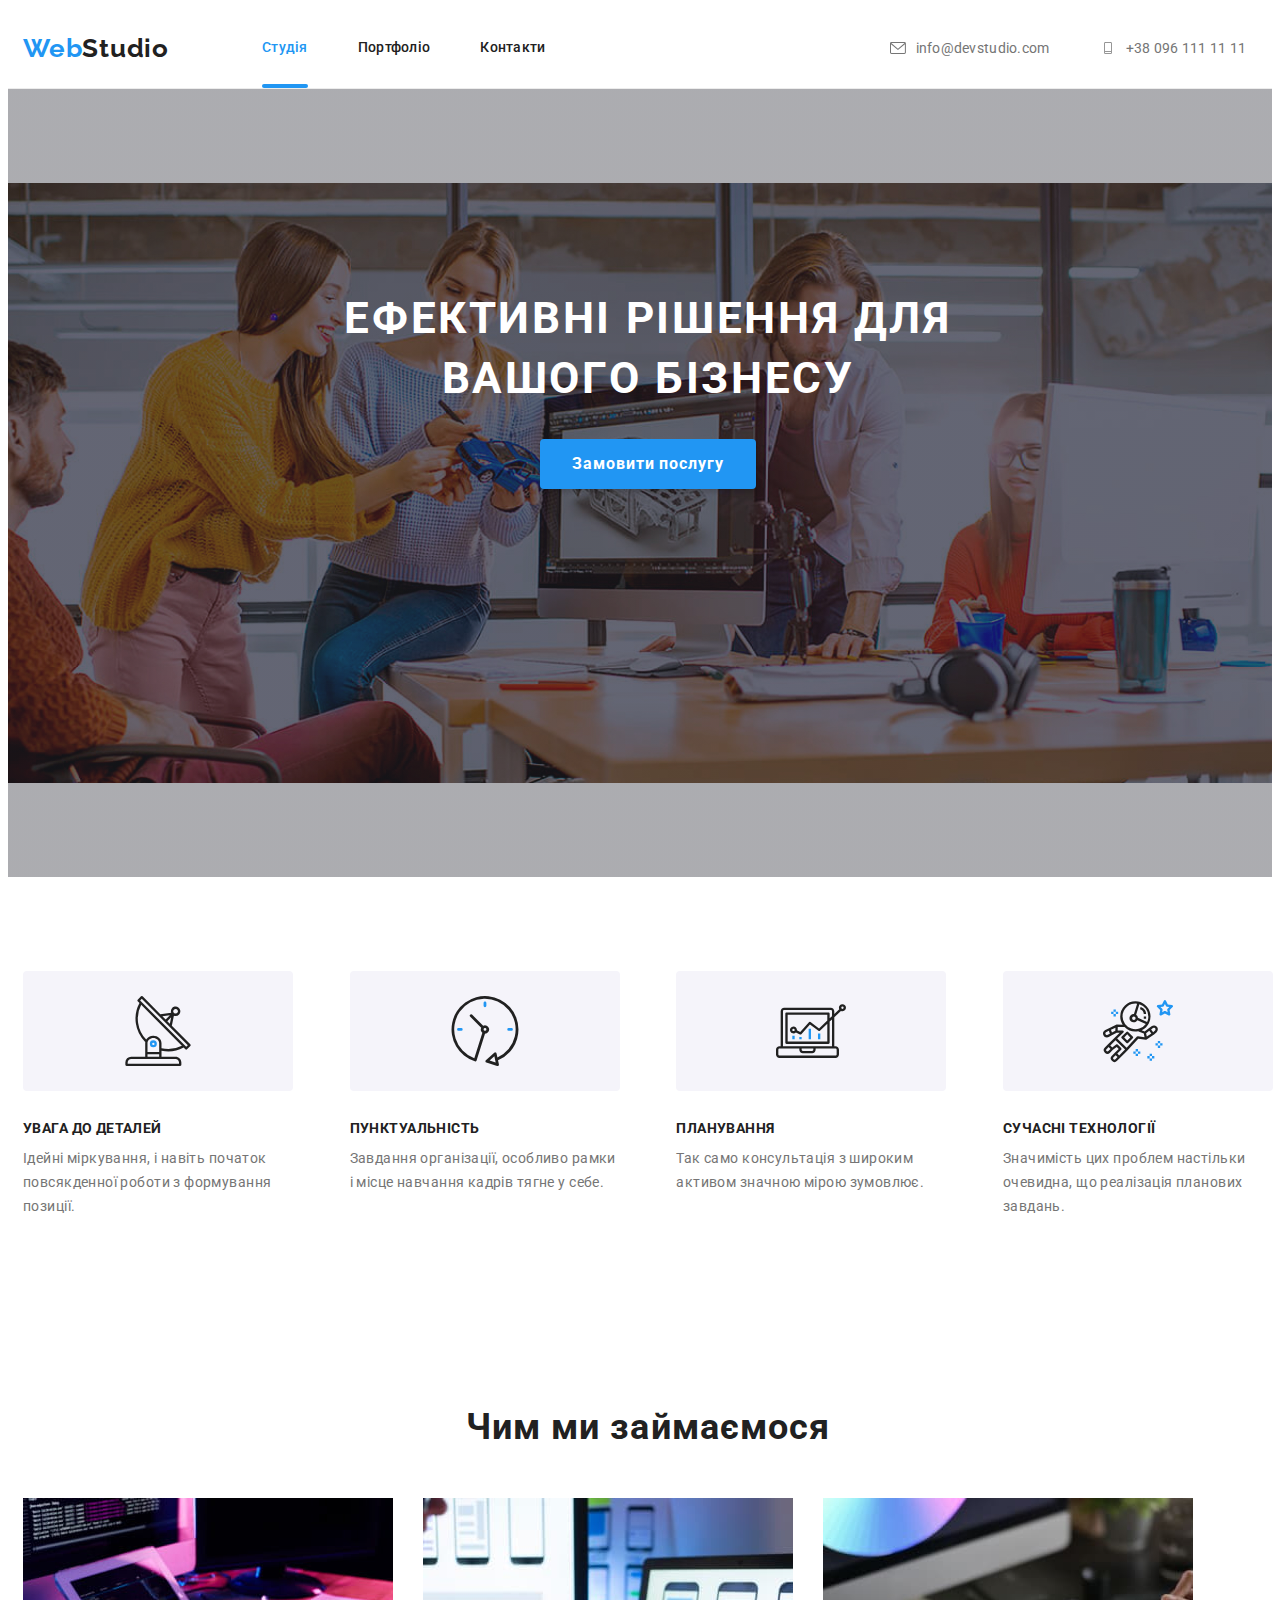
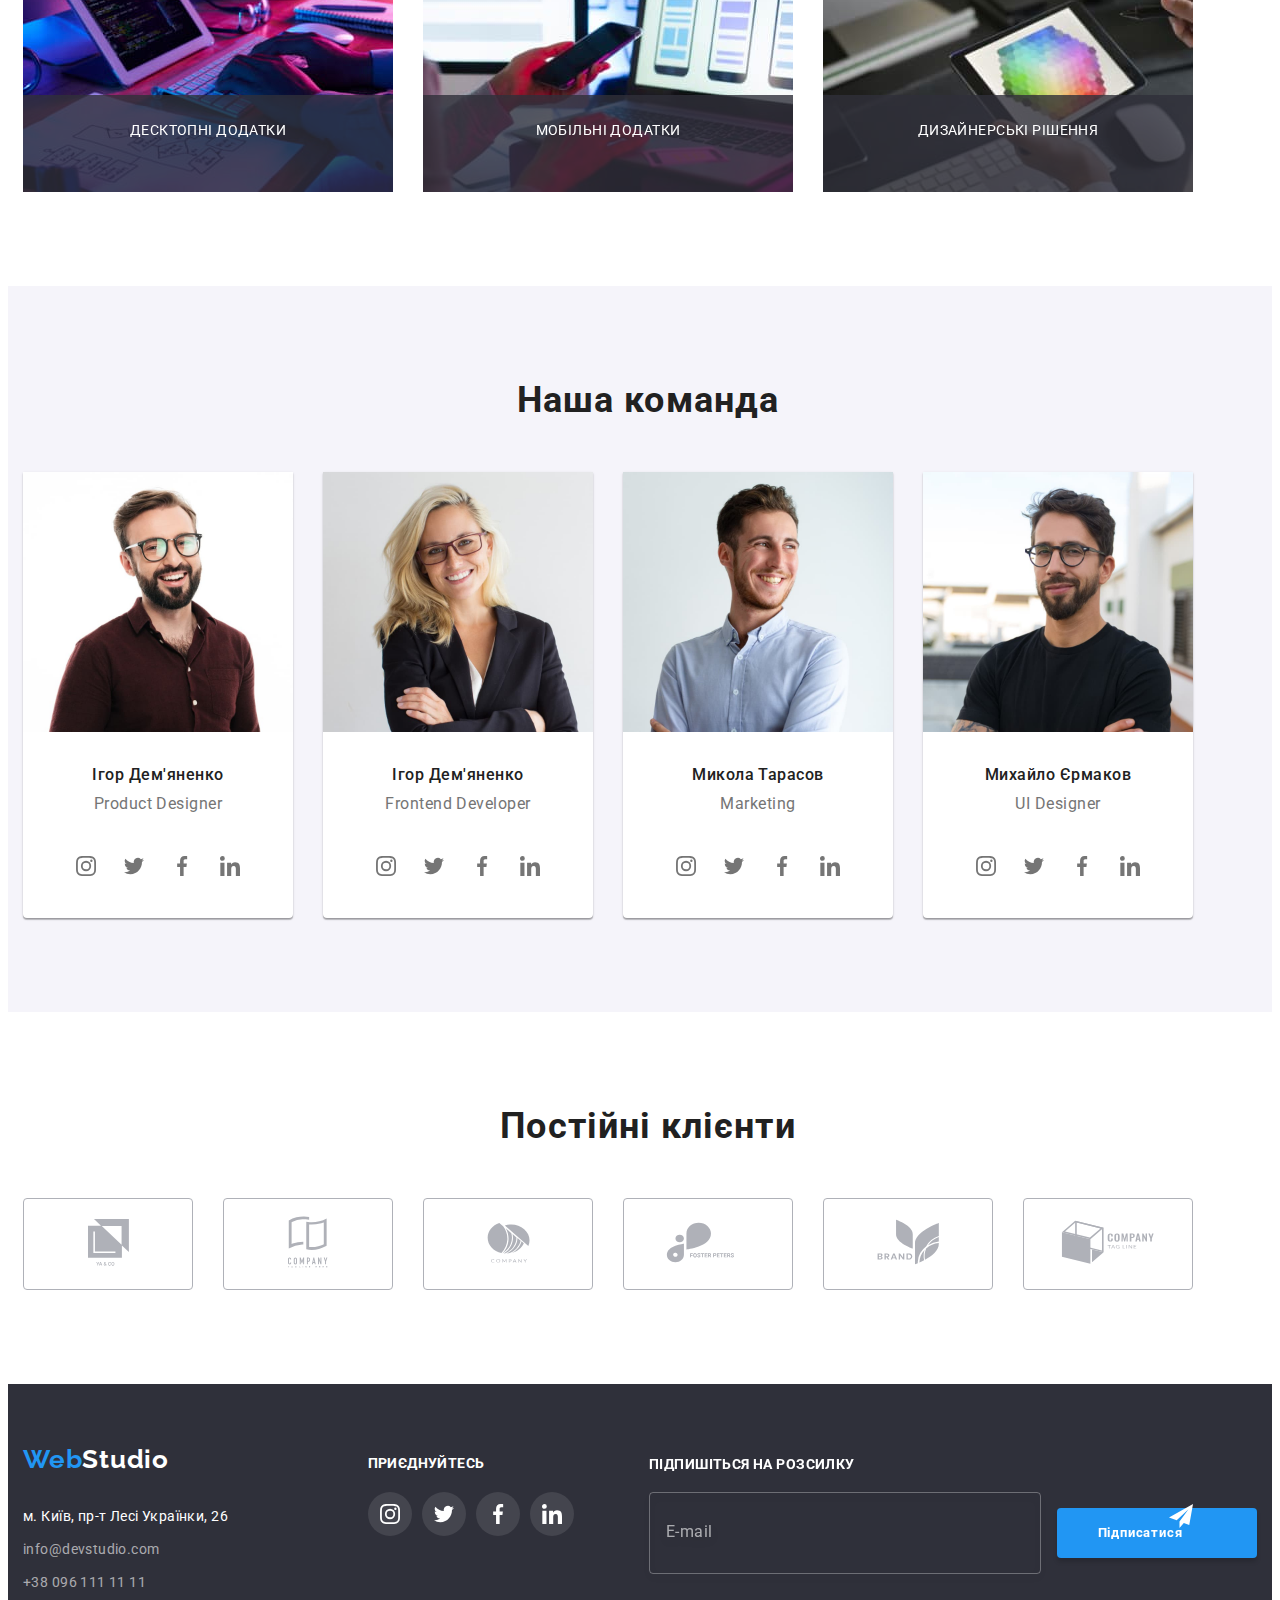
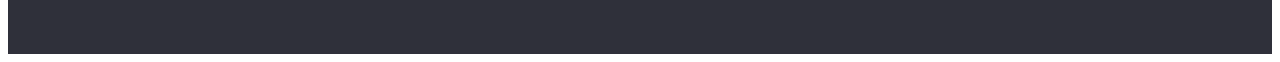
<file: index.html>
<!DOCTYPE html>
<html lang="uk">
  <head>
    <meta charset="UTF-8" />
    <meta http-equiv="X-UA-Compatible" content="IE=edge" />
    <meta name="viewport" content="width=device-width, initial-scale=1.0" />
    <title>WebStudio</title>
    <link
      rel="stylesheet"
      href="https://cdnjs.cloudflare.com/ajax/libs/modern-normalize/1.1.0/modern-normalize.min.css"
      integrity="sha512-wpPYUAdjBVSE4KJnH1VR1HeZfpl1ub8YT/NKx4PuQ5NmX2tKuGu6U/JRp5y+Y8XG2tV+wKQpNHVUX03MfMFn9Q=="
      crossorigin="anonymous"
      referrerpolicy="no-referrer"
    />
    <link rel="stylesheet" href="./css/main.min.css" />
    <link rel="preconnect" href="https://fonts.googleapis.com" />
    <link rel="preconnect" href="https://fonts.gstatic.com" crossorigin />
    <link
      href="https://fonts.googleapis.com/css2?family=Raleway:wght@700&family=Roboto:wght@400;500;700;900&display=swap"
      rel="stylesheet"
    />
  </head>
  <body>
    <!----------------- HEADER ----------------------->
    <header class="header">
      <nav class="container header__nav">
        <a class="header__logo logo" href="#"
          >Web<span class="header__logo--color">Studio</span></a
        >
        <ul class="site-nav__list list">
          <li class="site-nav__item">
            <a
              href="./index.html"
              class="site-nav__link site-nav__link--current"
              >Студія</a
            >
          </li>
          <li class="site-nav__item">
            <a href="./portfolio.html" class="site-nav__link">Портфоліо</a>
          </li>
          <li class="site-nav__item">
            <a href="./contacts.html" class="site-nav__link">Контакти</a>
          </li>
        </ul>
        <ul class="auth-nav__list list">
          <li class="auth-nav__item">
            <a class="auth-nav__link" href="mailto:info@devstudio.com">
              <svg class="auth-nav__icon" width="16px" height="12px">
                <use href="./images/icons.svg#icon-mail"></use>
              </svg>
              info@devstudio.com</a
            >
          </li>
          <li class="auth-nav__item">
            <a class="auth-nav__link" href="tel:+380961111111">
              <svg class="auth-nav__icon" width="10px" height="16px">
                <use href="./images/icons.svg#icon-phone"></use>
              </svg>
              +38 096 111 11 11</a
            >
          </li>
        </ul>
      </nav>
    </header>
    <main>
      <!----------------- HERO ------------------------>
      <section class="hero section">
        <div class="container">
          <div>
            <h1 class="hero__title">Ефективні рішення для вашого бізнесу</h1>
            <button class="hero__button" type="button" data-modal-open>
              Замовити послугу
            </button>
          </div>
          <div class="backdrop is-hidden" data-modal>
            <div class="modal">
              <div class="topic-options">
                <h2 class="topic-options__title">
                  Заліште свої дані, ми вам передзвонимо
                </h2>
                <label class="topic-options__label">
                  Ім'я
                  <input type="text" name="name" class="topic-options__input" />
                  <svg class="topic-options__icon" width="12px" height="12px">
                    <use href="./images/icons.svg#icon-name"></use>
                  </svg>
                </label>

                <label class="topic-options__label">
                  Телефон
                  <input
                    type="text"
                    name="phone"
                    class="topic-options__input"
                  />
                  <svg class="topic-options__icon" width="13px" height="13px">
                    <use href="./images/icons.svg#icon-phone2"></use>
                  </svg>
                </label>

                <label class="topic-options__label">
                  Пошта
                  <input
                    type="text"
                    name="email"
                    class="topic-options__input"
                  />
                  <svg class="topic-options__icon" width="15px" height="12px">
                    <use href="./images/icons.svg#icon-mail2"></use>
                  </svg>
                </label>

                <label class="topic-options__label">
                  Коментар
                  <textarea
                    class="topic-options__input topic-options__textarea"
                    name="comment"
                    id="comment"
                    placeholder="Введіть текст"
                  ></textarea>
                </label>

                <label class="checkbox__label">
                  <input
                    class="checkbox__input"
                    type="checkbox"
                    name="checkbox"
                  />
                  <span class="checkbox__icon"></span>
                  Погоджуюсь з розсилкою та приймаю
                  <a class="checkbox__link" href="#">Умови договору</a></label
                >
                <div class="topic-options__button">
                  <button type="submit" class="topic-options__send">
                    Відправити
                  </button>
                </div>
              </div>
              <button class="topic-options__close-btn" data-modal-close>
                <svg
                  class="topic-options__icon-close"
                  width="11px"
                  height="11px"
                >
                  <use href="./images/icons.svg#icon-cross"></use>
                </svg>
              </button>
            </div>
          </div>
        </div>
      </section>

      <!----------------- FEATURES ----------------------->
      <section class="features section">
        <div class="container">
          <h2 class="features__title--hidden">особливості</h2>

          <ul class="features__list">
            <li class="features__item">
              <div class="features__icon">
                <svg width="70px" height="70px">
                  <use href="./images/icons.svg#icon-antenna"></use>
                </svg>
              </div>
              <h3 class="features__title">УВАГА ДО ДЕТАЛЕЙ</h3>
              <p class="features__text">
                Ідейні міркування, і навіть початок повсякденної роботи з
                формування позиції.
              </p>
            </li>
            <li class="features__item">
              <div class="features__icon">
                <svg width="70px" height="70px">
                  <use href="./images/icons.svg#icon-clock"></use>
                </svg>
              </div>
              <h3 class="features__title">ПУНКТУАЛЬНІСТЬ</h3>
              <p class="features__text">
                Завдання організації, особливо рамки і місце навчання кадрів
                тягне у себе.
              </p>
            </li>
            <li class="features__item">
              <div class="features__icon">
                <svg width="70px" height="70px">
                  <use href="./images/icons.svg#icon-diagram"></use>
                </svg>
              </div>
              <h3 class="features__title">ПЛАНУВАННЯ</h3>
              <p class="features__text">
                Так само консультація з широким активом значною мірою зумовлює.
              </p>
            </li>
            <li class="features__item">
              <div class="features__icon">
                <svg width="70px" height="70px">
                  <use href="./images/icons.svg#icon-astronaut"></use>
                </svg>
              </div>
              <h3 class="features__title">СУЧАСНІ ТЕХНОЛОГІЇ</h3>
              <p class="features__text">
                Значимість цих проблем настільки очевидна, що реалізація
                планових завдань.
              </p>
            </li>
          </ul>
        </div>
      </section>

      <!----------------- WHAT WE DO --------------------->
      <section class="work section">
        <div class="container">
          <h2 class="work__title">Чим ми займаємося</h2>
          <ul class="work__list">
            <li class="work__item">
              <img src="./images/box_1.jpg" alt="планшет" width="370" />
              <p class="work__text">Десктопні додатки</p>
            </li>
            <li class="work__item">
              <img src="./images/box_2.jpg" alt="ноутбук" width="370" />
              <p class="work__text">Мобільні додатки</p>
            </li>
            <li class="work__item">
              <img src="./images/box_3.jpg" alt="айпад" width="370" />
              <p class="work__text">Дизайнерські рішення</p>
            </li>
          </ul>
        </div>
      </section>

      <!----------------- OUR TEAM ----------------------->
      <section class="team section">
        <div class="container">
          <h2 class="team__title">Наша команда</h2>
          <ul class="team__list">
            <li class="team__item">
              <img src="./images/img_1.jpg" alt="чоловік" width="270" />
              <h3 class="team__name">Ігор Дем'яненко</h3>
              <p class="team__profession">Product Designer</p>
              <div class="social-link">
                <button class="social-link__button">
                  <svg class="social-link__icon">
                    <use href="./images/icons.svg#icon-instagram"></use>
                  </svg>
                </button>
                <button class="social-link__button">
                  <svg class="social-link__icon">
                    <use href="./images/icons.svg#icon-twitter"></use>
                  </svg>
                </button>
                <button class="social-link__button">
                  <svg class="social-link__icon">
                    <use href="./images/icons.svg#icon-facebook"></use>
                  </svg>
                </button>
                <button class="social-link__button">
                  <svg class="social-link__icon">
                    <use href="./images/icons.svg#icon-linkedin"></use>
                  </svg>
                </button>
              </div>
            </li>
            <li class="team__item">
              <img src="./images/img_2.jpg" alt="жінка" width="270" />
              <h3 class="team__name">Ігор Дем'яненко</h3>
              <p class="team__profession">Frontend Developer</p>
              <div>
                <button class="social-link__button">
                  <svg class="social-link__icon">
                    <use href="./images/icons.svg#icon-instagram"></use>
                  </svg>
                </button>
                <button class="social-link__button">
                  <svg class="social-link__icon">
                    <use href="./images/icons.svg#icon-twitter"></use>
                  </svg>
                </button>
                <button class="social-link__button">
                  <svg class="social-link__icon">
                    <use href="./images/icons.svg#icon-facebook"></use>
                  </svg>
                </button>
                <button class="social-link__button">
                  <svg class="social-link__icon">
                    <use href="./images/icons.svg#icon-linkedin"></use>
                  </svg>
                </button>
              </div>
            </li>
            <li class="team__item">
              <img src="./images/img_3.jpg" alt="чоловік" width="270" />
              <h3 class="team__name">Микола Тарасов</h3>
              <p class="team__profession">Marketing</p>
              <div>
                <button class="social-link__button">
                  <svg class="social-link__icon">
                    <use href="./images/icons.svg#icon-instagram"></use>
                  </svg>
                </button>
                <button class="social-link__button">
                  <svg class="social-link__icon">
                    <use href="./images/icons.svg#icon-twitter"></use>
                  </svg>
                </button>
                <button class="social-link__button">
                  <svg class="social-link__icon">
                    <use href="./images/icons.svg#icon-facebook"></use>
                  </svg>
                </button>
                <button class="social-link__button">
                  <svg class="social-link__icon">
                    <use href="./images/icons.svg#icon-linkedin"></use>
                  </svg>
                </button>
              </div>
            </li>
            <li class="team__item">
              <img src="./images/img_4.jpg" alt="чоловік" width="270" />
              <h3 class="team__name">Михайло Єрмаков</h3>
              <p class="team__profession">UI Designer</p>
              <div>
                <button class="social-link__button">
                  <svg class="social-link__icon">
                    <use href="./images/icons.svg#icon-instagram"></use>
                  </svg>
                </button>
                <button class="social-link__button">
                  <svg class="social-link__icon">
                    <use href="./images/icons.svg#icon-twitter"></use>
                  </svg>
                </button>
                <button class="social-link__button">
                  <svg class="social-link__icon">
                    <use href="./images/icons.svg#icon-facebook"></use>
                  </svg>
                </button>
                <button class="social-link__button">
                  <svg class="social-link__icon">
                    <use href="./images/icons.svg#icon-linkedin"></use>
                  </svg>
                </button>
              </div>
            </li>
          </ul>
        </div>
      </section>

      <!----------------- CLIENTS ----------------------->

      <section class="clients section">
        <div class="container">
          <h2 class="clients__title">Постійні клієнти</h2>
          <ul class="clients__list">
            <li class="clients__item">
              <button class="clients__button">
                <svg width="41" height="47">
                  <use href="./images/icons.svg#icon-client-1"></use>
                </svg>
              </button>
            </li>
            <li class="clients__item">
              <button class="clients__button">
                <svg class="icon" width="40px" height="52px">
                  <use href="./images/icons.svg#icon-client-2"></use>
                </svg>
              </button>
            </li>
            <li class="clients__item">
              <button class="clients__button">
                <svg class="icon" width="43px" height="41px">
                  <use href="./images/icons.svg#icon-client-3"></use>
                </svg>
              </button>
            </li>
            <li class="clients__item">
              <button class="clients__button">
                <svg class="icon" width="85px" height="41px">
                  <use href="./images/icons.svg#icon-client-4"></use>
                </svg>
              </button>
            </li>
            <li class="clients__item">
              <button class="clients__button">
                <svg class="icon" width="63px" height="46px">
                  <use href="./images/icons.svg#icon-client-5"></use>
                </svg>
              </button>
            </li>
            <li class="clients__item">
              <button class="clients__button">
                <svg class="icon" width="94px" height="44px">
                  <use href="./images/icons.svg#icon-client-6"></use>
                </svg>
              </button>
            </li>
          </ul>
        </div>
      </section>
    </main>
       <!----------------- FOOTER ----------------------->

    <footer class="footer">
      <div class="container footer">
        <div class="footer__contact">
          <a href="./index.html" class="footer__logo logo"
            >Web<span class="footer__logo--color">Studio</span></a
          >
          <address>
            <ul class="contact__list">
              <li class="contact__item">
                <a
                  class=" contact__link"
                  href="https://goo.gl/maps/86U5GBCqMfjBJhed8"
                  target="_blank"
                  rel="noopener noreferrer nofollow"
                  >м. Київ, пр-т Лесі Українки, 26</a
                >
              </li>
              <li class="contact__item">
                <a class="contact__link contact__link--color" href="mailto:info@devstudio.com"
                  >info@devstudio.com</a
                >
              </li>
              <li class="contact__item">
                <a class="contact__link contact__link--color" href="tel:+380961111111"
                  >+38 096 111 11 11</a
                >
              </li>
            </ul>
          </address>
        </div>
        <div class="social">
          <h3 class="social__title">приєднуйтесь</h3>
          <ul class="social__list">
            <li class="social__item">
              <button class="social__button">
                <svg class="social__icon" width="20px" height="20px">
                  <use href="./images/icons.svg#icon-instagram"></use>
                </svg>
              </button>
            </li>
            <li class="social__item">
              <button class="social__button">
                <svg class="social__icon" width="20px" height="20px">
                  <use href="./images/icons.svg#icon-twitter"></use>
                </svg>
              </button>
            </li>
            <li class="social__item">
              <button class="social__button">
                <svg class="social__icon" width="20px" height="20px">
                  <use href="./images/icons.svg#icon-facebook"></use>
                </svg>
              </button>
            </li>
            <li class="social__item">
              <button class="social__button">
                <svg class="social__icon" width="20px" height="20px">
                  <use href="./images/icons.svg#icon-linkedin"></use>
                </svg>
              </button>
            </li>
          </ul>
        </div>
        <div class="mailing">
          <h3 class="mailing__title">підпишіться на розсилку</h3>
          <input class="mailing__email" type="email" placeholder="E-mail"  />
          <button class="mailing__button" type="submit" >Підписатися</button>
          <svg class="mailing__icon" width="24px" height="24px">
            <use href="./images/icons.svg#icon-telegram"></use>
          </svg>
        </div>
      </div>
    </footer>
    <script src="./js/modal.js"></script>
  </body>
</html>
</file>
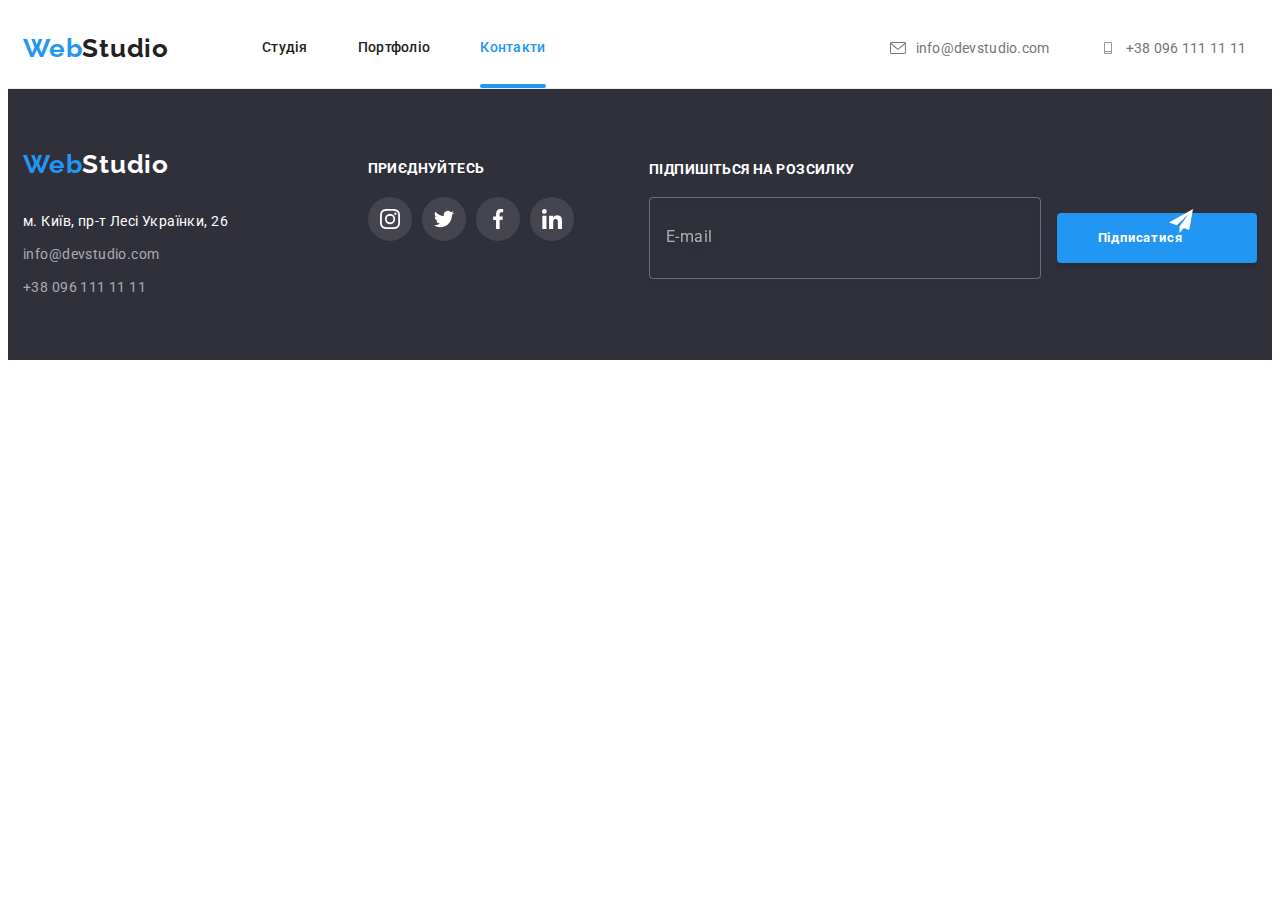
<file: contacts.html>
<!DOCTYPE html>
<html lang="uk">
  <head>
    <meta charset="UTF-8" />
    <meta http-equiv="X-UA-Compatible" content="IE=edge" />
    <meta name="viewport" content="width=device-width, initial-scale=1.0" />
    <title>WebStudio</title>
    <link
      rel="stylesheet"
      href="https://cdnjs.cloudflare.com/ajax/libs/modern-normalize/1.1.0/modern-normalize.min.css"
      integrity="sha512-wpPYUAdjBVSE4KJnH1VR1HeZfpl1ub8YT/NKx4PuQ5NmX2tKuGu6U/JRp5y+Y8XG2tV+wKQpNHVUX03MfMFn9Q=="
      crossorigin="anonymous"
      referrerpolicy="no-referrer"
    />
    <link rel="stylesheet" href="./css/main.min.css" />
    <link rel="preconnect" href="https://fonts.googleapis.com" />
    <link rel="preconnect" href="https://fonts.gstatic.com" crossorigin />
    <link
      href="https://fonts.googleapis.com/css2?family=Raleway:wght@700&family=Roboto:wght@400;500;700;900&display=swap"
      rel="stylesheet"
    />
  </head>
  <body>
    <!----------------- HEADER ----------------------->
     <header class="header">
      <nav class="container header__nav">
        <a class="header__logo logo" href="#"
          >Web<span class="header__logo--color">Studio</span></a
        >
        <ul class="site-nav__list list">
          <li class="site-nav__item">
            <a
              href="./index.html"
              class="site-nav__link"
              >Студія</a
            >
          </li>
          <li class="site-nav__item">
            <a href="./portfolio.html" class="site-nav__link">Портфоліо</a>
          </li>
          <li class="site-nav__item">
            <a href="./contacts.html" class="site-nav__link site-nav__link--current">Контакти</a>
          </li>
        </ul>
        <ul class="auth-nav__list list">
          <li class="auth-nav__item">
            <a class="auth-nav__link" href="mailto:info@devstudio.com">
              <svg class="auth-nav__icon" width="16px" height="12px">
                <use href="./images/icons.svg#icon-mail"></use>
              </svg>
              info@devstudio.com</a
            >
          </li>
          <li class="auth-nav__item">
            <a class="auth-nav__link" href="tel:+380961111111">
              <svg class="auth-nav__icon" width="10px" height="16px">
                <use href="./images/icons.svg#icon-phone"></use>
              </svg>
              +38 096 111 11 11</a
            >
          </li>
        </ul>
      </nav>
    </header>
    <main>
     

    <!---------------------footer ------------------------>

  <footer class="footer">
      <div class="container footer">
        <div class="footer__contact">
          <a href="./index.html" class="footer__logo logo"
            >Web<span class="footer__logo--color">Studio</span></a
          >
          <address>
            <ul class="contact__list">
              <li class="contact__item">
                <a
                  class=" contact__link"
                  href="https://goo.gl/maps/86U5GBCqMfjBJhed8"
                  target="_blank"
                  rel="noopener noreferrer nofollow"
                  >м. Київ, пр-т Лесі Українки, 26</a
                >
              </li>
              <li class="contact__item">
                <a class="contact__link contact__link--color" href="mailto:info@devstudio.com"
                  >info@devstudio.com</a
                >
              </li>
              <li class="contact__item">
                <a class="contact__link contact__link--color" href="tel:+380961111111"
                  >+38 096 111 11 11</a
                >
              </li>
            </ul>
          </address>
        </div>
        <div class="social">
          <h3 class="social__title">приєднуйтесь</h3>
          <ul class="social__list">
            <li class="social__item">
              <button class="social__button">
                <svg class="social__icon" width="20px" height="20px">
                  <use href="./images/icons.svg#icon-instagram"></use>
                </svg>
              </button>
            </li>
            <li class="social__item">
              <button class="social__button">
                <svg class="social__icon" width="20px" height="20px">
                  <use href="./images/icons.svg#icon-twitter"></use>
                </svg>
              </button>
            </li>
            <li class="social__item">
              <button class="social__button">
                <svg class="social__icon" width="20px" height="20px">
                  <use href="./images/icons.svg#icon-facebook"></use>
                </svg>
              </button>
            </li>
            <li class="social__item">
              <button class="social__button">
                <svg class="social__icon" width="20px" height="20px">
                  <use href="./images/icons.svg#icon-linkedin"></use>
                </svg>
              </button>
            </li>
          </ul>
        </div>
        <div class="mailing">
          <h3 class="mailing__title">підпишіться на розсилку</h3>
          <input class="mailing__email" type="email" placeholder="E-mail"  />
          <button class="mailing__button" type="submit" >Підписатися</button>
          <svg class="mailing__icon" width="24px" height="24px">
            <use href="./images/icons.svg#icon-telegram"></use>
          </svg>
        </div>
      </div>
    </footer>
    <script src="./js/modal.js"></script>
  </body>
</html>
</file>
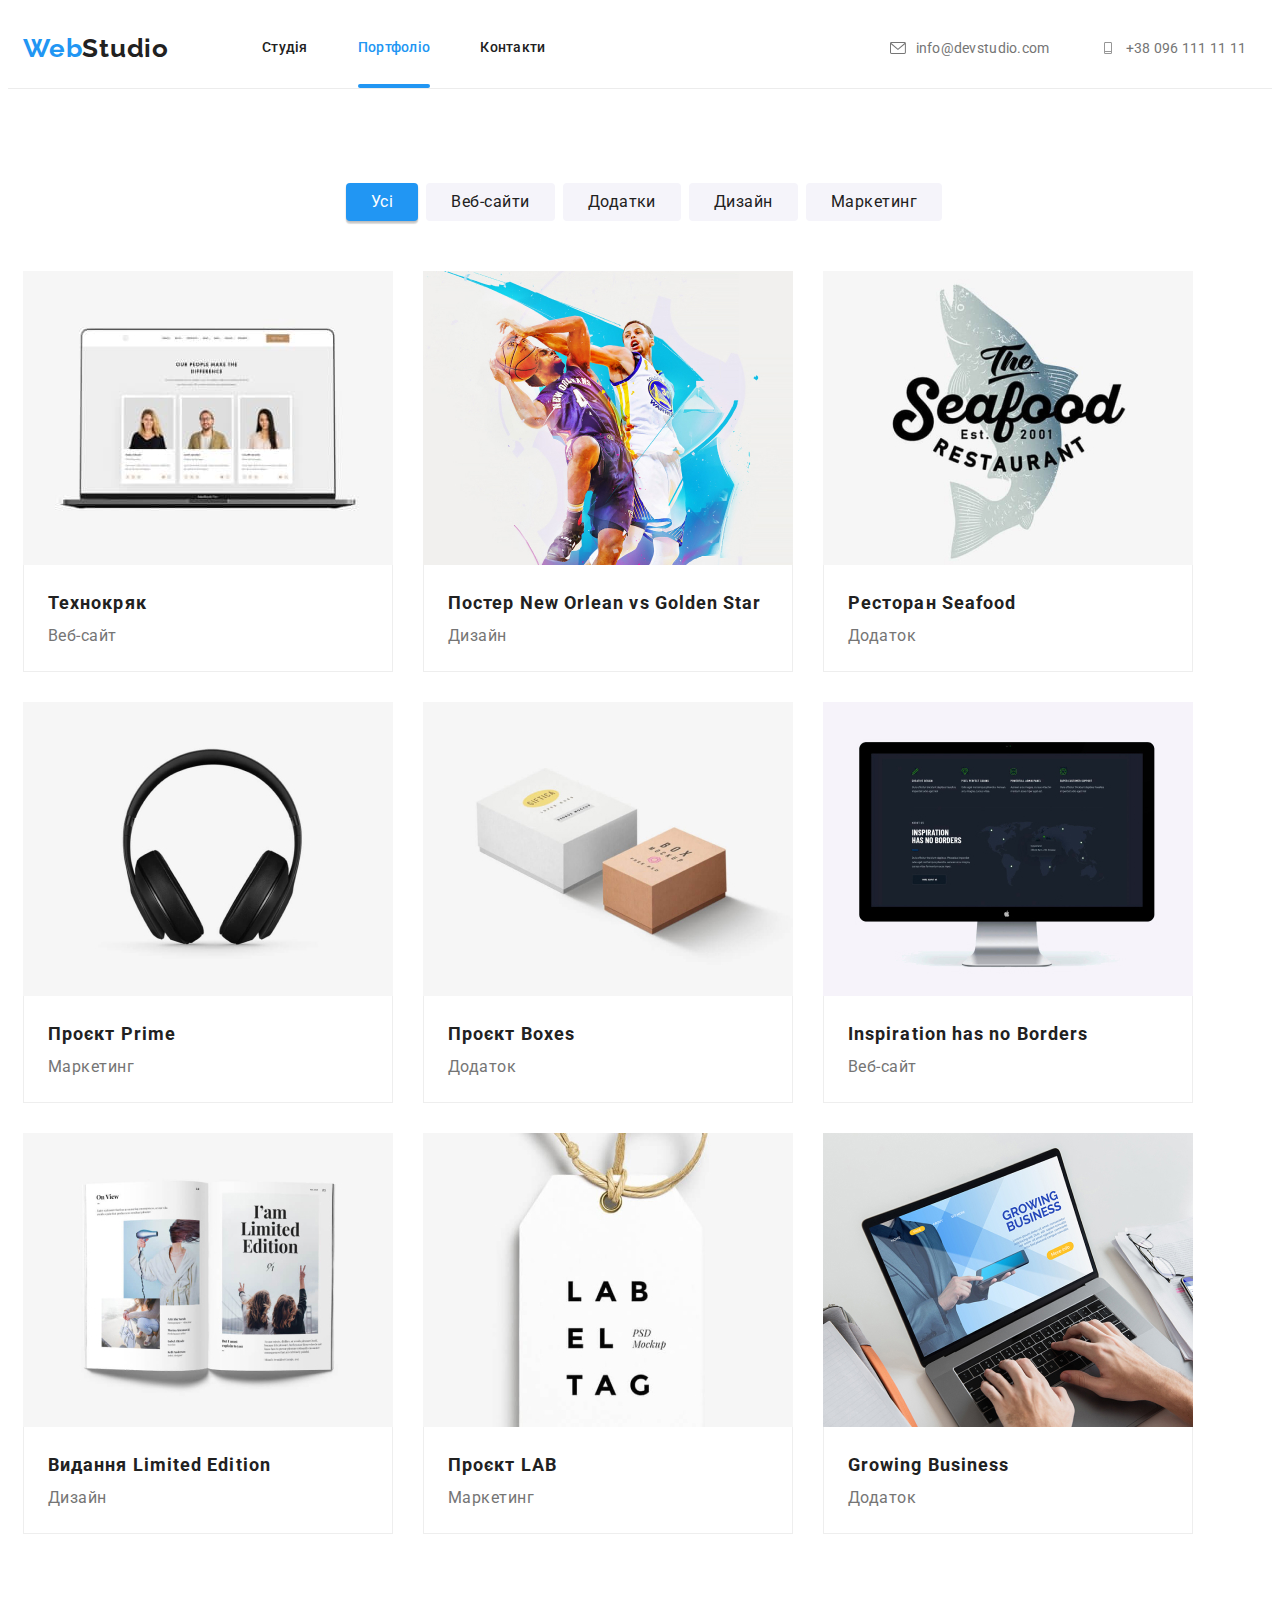
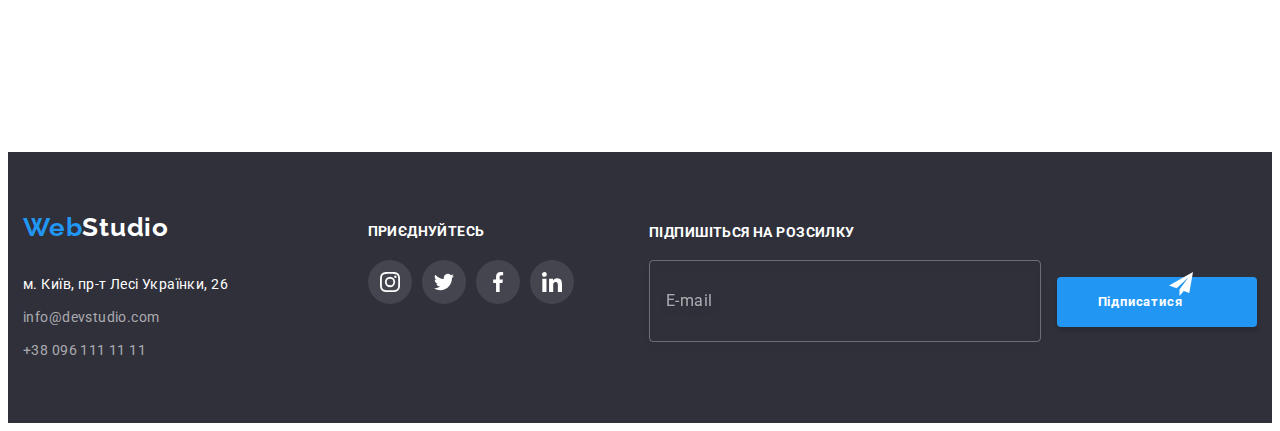
<file: portfolio.html>
<!DOCTYPE html>
<html lang="uk">
  <head>
    <meta charset="UTF-8" />
    <meta http-equiv="X-UA-Compatible" content="IE=edge" />
    <meta name="viewport" content="width=device-width, initial-scale=1.0" />
    <title>WebStudio</title>
    <link
      rel="stylesheet"
      href="https://cdnjs.cloudflare.com/ajax/libs/modern-normalize/1.1.0/modern-normalize.min.css"
      integrity="sha512-wpPYUAdjBVSE4KJnH1VR1HeZfpl1ub8YT/NKx4PuQ5NmX2tKuGu6U/JRp5y+Y8XG2tV+wKQpNHVUX03MfMFn9Q=="
      crossorigin="anonymous"
      referrerpolicy="no-referrer"
    />
    <link rel="stylesheet" href="./css/main.min.css" />
    <link rel="preconnect" href="https://fonts.googleapis.com" />
    <link rel="preconnect" href="https://fonts.gstatic.com" crossorigin />
    <link
      href="https://fonts.googleapis.com/css2?family=Raleway:wght@700&family=Roboto:wght@400;500;700;900&display=swap"
      rel="stylesheet"
    />
  </head>
  <body>
    <!----------------- HEADER ----------------------->

     <header class="header">
      <nav class="container header__nav">
        <a class="header__logo logo" href="#"
          >Web<span class="header__logo--color">Studio</span></a
        >
        <ul class="site-nav__list list">
          <li class="site-nav__item">
            <a
              href="./index.html"
              class="site-nav__link"
              >Студія</a
            >
          </li>
          <li class="site-nav__item">
            <a href="./portfolio.html" class="site-nav__link site-nav__link--current">Портфоліо</a>
          </li>
          <li class="site-nav__item">
            <a href="./contacts.html" class="site-nav__link">Контакти</a>
          </li>
        </ul>
        <ul class="auth-nav__list list">
          <li class="auth-nav__item">
            <a class="auth-nav__link" href="mailto:info@devstudio.com">
              <svg class="auth-nav__icon" width="16px" height="12px">
                <use href="./images/icons.svg#icon-mail"></use>
              </svg>
              info@devstudio.com</a
            >
          </li>
          <li class="auth-nav__item">
            <a class="auth-nav__link" href="tel:+380961111111">
              <svg class="auth-nav__icon" width="10px" height="16px">
                <use href="./images/icons.svg#icon-phone"></use>
              </svg>
              +38 096 111 11 11</a
            >
          </li>
        </ul>
      </nav>
    </header>
    <main>
      <!-----------our services  -->
      <section class="services section">
        <div class="container">
          <h1 class="services__title--hidden">наші послуги</h1>
          <ul class="services__list">
            <li class="services__item">
              <button type="button" class="services__button services__button--current">Усі</button>
            </li>
            <li class="services__item">
              <button type="button" class="services__button">Веб-сайти</button>
            </li>
            <li class="services__item">
              <button type="button" class="services__button">Додатки</button>
            </li>
            <li class="services__item">
              <button type="button" class="services__button">Дизайн</button>
            </li>
            <li class="services__item">
              <button type="button" class="services__button">Маркетинг</button>
            </li>
          </ul>
        </div>
        <!-----------------pages ---------------->
        <div class="container">
          <ul class="gallery__list">
            <li class="gallery__item">
              <a href="#" class="gallery__link">
                <div class="gallery__overlay">
                  <img
                    src="./images/img-2-1.jpg"
                    alt="єкран ноутбуку"
                    width="370"
                    height="294"
                  />
                  <p class="gallery__text">
                    Ресурс пропонує комплексні пропозиції з різним рівнем
                    функціоналу та сервісів. Все це дозволить відвідувачу
                    отримати вичерпні відомості про компанію чи приватну особу.
                  </p>
                </div>
                <div class="cards">
                  <h2 class="card__name">Технокряк</h2>
                  <p class="card__description">Веб-сайт</p>
                </div>
              </a>
            </li>
            <li class="gallery__item">
              <a href="#" class="gallery__link">
                <div class="gallery__overlay">
                  <img
                    src="./images/img-2-2.jpg"
                    alt="постер боскетболістів"
                    width="370"
                    height="294"
                  />
                  <p class="gallery__text">
                    Ресурс пропонує комплексні пропозиції з різним рівнем
                    функціоналу та сервісів. Все це дозволить відвідувачу
                    отримати вичерпні відомості про компанію чи приватну особу.
                  </p>
                </div>
                <div class="cards">
                  <h2 class="card__name">Постер New Orlean vs Golden Star</h2>
                  <p class="card__description">Дизайн</p>
                </div>
              </a>
            </li>
            <li class="gallery__item">
              <a href="#" class="gallery__link">
                <div class="gallery__overlay">
                  <img
                    src="./images/img-2-3.jpg"
                    alt="лого ресторану"
                    width="370"
                    height="294"
                  />
                  <p class="gallery__text">
                    Ресурс пропонує комплексні пропозиції з різним рівнем
                    функціоналу та сервісів. Все це дозволить відвідувачу
                    отримати вичерпні відомості про компанію чи приватну особу.
                  </p>
                </div>
                <div class="cards">
                  <h2 class="card__name">Ресторан Seafood</h2>
                  <p class="card__description">Додаток</p>
                </div>
              </a>
            </li>
            <li class="gallery__item">
              <a href="#" class="gallery__link">
                <div class="gallery__overlay">
                  <img
                    src="./images/img-2-4.jpg"
                    alt="навушники"
                    width="370"
                    height="294"
                  />
                  <p class="gallery__text">
                    Ресурс пропонує комплексні пропозиції з різним рівнем
                    функціоналу та сервісів. Все це дозволить відвідувачу
                    отримати вичерпні відомості про компанію чи приватну особу.
                  </p>
                </div>
                <div class="cards">
                  <h2 class="card__name">Проєкт Prime</h2>
                  <p class="card__description">Маркетинг</p>
                </div>
              </a>
            </li>
            <li class="gallery__item">
              <a href="#" class="gallery__link">
                <div class="gallery__overlay">
                  <img
                    src="./images/img-2-5.jpg"
                    alt="пара коробок"
                    width="370"
                    height="294"
                  />
                  <p class="gallery__text">
                    Ресурс пропонує комплексні пропозиції з різним рівнем
                    функціоналу та сервісів. Все це дозволить відвідувачу
                    отримати вичерпні відомості про компанію чи приватну особу.
                  </p>
                </div>
                <div class="cards">
                  <h2 class="card__name">Проєкт Boxes</h2>
                  <p class="card__description">Додаток</p>
                </div>
              </a>
            </li>
            <li class="gallery__item">
              <a href="#" class="gallery__link">
                <div class="gallery__overlay">
                  <img
                    src="./images/img-2-6.jpg"
                    alt="монітор"
                    width="370"
                    height="294"
                  />
                  <p class="gallery__text">
                    Ресурс пропонує комплексні пропозиції з різним рівнем
                    функціоналу та сервісів. Все це дозволить відвідувачу
                    отримати вичерпні відомості про компанію чи приватну особу.
                  </p>
                </div>
                <div class="cards">
                  <h2 class="card__name">Inspiration has no Borders</h2>
                  <p class="card__description">Веб-сайт</p>
                </div>
              </a>
            </li>
            <li class="gallery__item">
              <a href="#" class="gallery__link">
                <div class="gallery__overlay">
                  <img
                    src="./images/img-2-7.jpg"
                    alt="розгорнута книга"
                    width="370"
                    height="294"
                  />
                  <p class="gallery__text">
                    Ресурс пропонує комплексні пропозиції з різним рівнем
                    функціоналу та сервісів. Все це дозволить відвідувачу
                    отримати вичерпні відомості про компанію чи приватну особу.
                  </p>
                </div>
                <div class="cards">
                  <h2 class="card__name">Видання Limited Edition</h2>
                  <p class="card__description">Дизайн</p>
                </div>
              </a>
            </li>
            <li class="gallery__item">
              <a href="#" class="gallery__link">
                <div class="gallery__overlay">
                  <img
                    src="./images/img-2-8.jpg"
                    alt="лейбл "
                    width="370"
                    height="294"
                  />
                  <p class="gallery__text">
                    Ресурс пропонує комплексні пропозиції з різним рівнем
                    функціоналу та сервісів. Все це дозволить відвідувачу
                    отримати вичерпні відомості про компанію чи приватну особу.
                  </p>
                </div>
                <div class="cards">
                  <h2 class="card__name">Проєкт LAB</h2>
                  <p class="card__description">Маркетинг</p>
                </div>
              </a>
            </li>
            <li class="gallery__item">
              <a href="#" class="gallery__link">
                <div class="gallery__overlay">
                  <img
                    src="./images/img-2-9.jpg"
                    alt="ноутбук"
                    width="370"
                    height="294"
                  />
                  <p class="gallery__text">
                    Ресурс пропонує комплексні пропозиції з різним рівнем
                    функціоналу та сервісів. Все це дозволить відвідувачу
                    отримати вичерпні відомості про компанію чи приватну особу.
                  </p>
                </div>
                <div class="cards">
                  <h2 class="card__name">Growing Business</h2>
                  <p class="card__description">Додаток</p>
                </div>
              </a>
            </li>
          </ul>
        </div>
      </section>
    </main>
    <!---------------------footer ------------------------>

    <footer class="footer">
      <div class="container footer">
        <div class="footer__contact">
          <a href="./index.html" class="footer__logo logo"
            >Web<span class="footer__logo--color">Studio</span></a
          >
          <address>
            <ul class="contact__list">
              <li class="contact__item">
                <a
                  class=" contact__link"
                  href="https://goo.gl/maps/86U5GBCqMfjBJhed8"
                  target="_blank"
                  rel="noopener noreferrer nofollow"
                  >м. Київ, пр-т Лесі Українки, 26</a
                >
              </li>
              <li class="contact__item">
                <a class="contact__link contact__link--color" href="mailto:info@devstudio.com"
                  >info@devstudio.com</a
                >
              </li>
              <li class="contact__item">
                <a class="contact__link contact__link--color" href="tel:+380961111111"
                  >+38 096 111 11 11</a
                >
              </li>
            </ul>
          </address>
        </div>
        <div class="social">
          <h3 class="social__title">приєднуйтесь</h3>
          <ul class="social__list">
            <li class="social__item">
              <button class="social__button">
                <svg class="social__icon" width="20px" height="20px">
                  <use href="./images/icons.svg#icon-instagram"></use>
                </svg>
              </button>
            </li>
            <li class="social__item">
              <button class="social__button">
                <svg class="social__icon" width="20px" height="20px">
                  <use href="./images/icons.svg#icon-twitter"></use>
                </svg>
              </button>
            </li>
            <li class="social__item">
              <button class="social__button">
                <svg class="social__icon" width="20px" height="20px">
                  <use href="./images/icons.svg#icon-facebook"></use>
                </svg>
              </button>
            </li>
            <li class="social__item">
              <button class="social__button">
                <svg class="social__icon" width="20px" height="20px">
                  <use href="./images/icons.svg#icon-linkedin"></use>
                </svg>
              </button>
            </li>
          </ul>
        </div>
        <div class="mailing">
          <h3 class="mailing__title">підпишіться на розсилку</h3>
          <input class="mailing__email" type="email" placeholder="E-mail"  />
          <button class="mailing__button" type="submit" >Підписатися</button>
          <svg class="mailing__icon" width="24px" height="24px">
            <use href="./images/icons.svg#icon-telegram"></use>
          </svg>
        </div>
      </div>
    </footer>
  </body>
</html>
</file>
<file: css/main.min.css>
p,h1,h2,h3,h4,h5,h6{margin:0}ul{margin:0;padding:0;font-style:normal}button{cursor:pointer}body{font-family:"Raleway","Roboto";font-style:normal}a{color:var(--primary-color);text-decoration:none}li{list-style:none}.container{width:1250px;margin:0 auto;padding-left:15px;padding-right:15px}.section{padding-top:94px;padding-bottom:94px}.header{border-bottom:1px solid #ececec}.header__nav{display:flex;align-items:center}.logo{display:block;margin:0;font-family:"Raleway",sans-serif;font-weight:700;font-size:26px;line-height:1.19;letter-spacing:.03em;margin-right:93px;color:#2196f3}.header__logo--color{color:#212121}.list{display:flex}.site-nav__item{position:relative;font-family:"Roboto",sans-serif;font-weight:500;font-size:14px;line-height:1.14;letter-spacing:.02em;margin-right:50px;padding:32px 0;color:#212121}.site-nav__item:last-child{margin-right:0}.site-nav__link{fill:#757575;transition:color 250ms cubic-bezier(0.4, 0, 0.2, 1),fill 250ms cubic-bezier(0.4, 0, 0.2, 1)}.site-nav__link:hover,.site-nav__link:focus{color:#2196f3;fill:#2196f3}.site-nav__link::after{position:absolute;content:"";bottom:0;left:0;width:100%;height:4px;background:#2196f3;border-radius:2px;transform:scaleX(0);transition:transform 250ms cubic-bezier(0.4, 0, 0.2, 1)}.site-nav__link:hover::after{transform:scaleX(1)}.site-nav__link--current{color:#2196f3}.site-nav__link--current::after{transform:scaleX(1)}.auth-nav__list{margin-left:344px}.auth-nav__link{display:flex;align-items:center;width:100%;font-family:"Roboto",sans-serif;font-size:14px;line-height:16px;letter-spacing:.02em;color:#757575;margin-right:50px;fill:#757575}.auth-nav__link:hover,.auth-nav__link:focus{color:#2196f3;fill:#2196f3;transition:color 250ms cubic-bezier(0.4, 0, 0.2, 1),fill 250ms cubic-bezier(0.4, 0, 0.2, 1)}.auth-nav__icon{width:16px;height:12px;margin-right:10px}.hero{height:600px;color:#fff;text-align:center;background-repeat:no-repeat;background-position:center;background-image:linear-gradient(to right, rgba(47, 48, 58, 0.4), rgba(47, 48, 58, 0.4)),url("../images/background-img.jpg")}.hero__title{width:696px;font-family:"Roboto",sans-serif;font-size:44px;line-height:1.36;letter-spacing:.06em;text-transform:uppercase;margin:0 auto;padding-top:106px;color:#fff}.hero__button{font-family:"Roboto",sans-serif;font-weight:700;font-size:16px;line-height:1.87;letter-spacing:.06em;border:none;border-radius:4px;padding:10px 32px;margin-top:30px;background-color:#2196f3;color:#fff;box-shadow:0px 4px 4px rgba(0,0,0,.15);cursor:pointer;transition:background-color 250ms var(--timing-function)}.hero__button:hover,.hero__button:focus{background-color:#188ce8}.backdrop{position:fixed;top:0;left:0;width:100%;height:100%;background-color:rgba(0,0,0,.2);opacity:1;transition:opacity 1200ms cubic-bezier(0.4, 0, 0.2, 1)}.backdrop.is-hidden{opacity:0;pointer-events:none}.backdrop.is-hidden .modal{transform:translate(-50%, -50%) scale(0.3)}.modal{position:absolute;top:50%;left:50%;width:528px;padding:40px;background-color:#fff;transform:translate(-50%, -50%) scale(1) rotate(360deg);transition:transform 1200ms cubic-bezier(0.4, 0, 0.2, 1)}.topic-options{display:flex;flex-direction:column}.topic-options__title{font-family:"Roboto";font-weight:700;font-size:20px;line-height:23px;text-align:center;letter-spacing:.03em;color:#212121;margin-bottom:12px}.topic-options__label{position:relative;width:100%;text-align:left;font-family:"Roboto";font-weight:400;font-size:12px;line-height:14px;letter-spacing:.01em;color:#757575;justify-content:left}.topic-options__input{width:100%;height:40px;border:1px solid rgba(33,33,33,.2);border-radius:4px;padding-left:42px;padding-top:12px;padding-bottom:12px;margin-top:4px;margin-bottom:10px}.topic-options__input:hover,.topic-options__input:focus{border:1px solid #2196f3}.topic-options__input:hover+.topic-options__icon,.topic-options__input:focus+.topic-options__icon{fill:#2196f3;transition:background-color 250ms cubic-bezier(0.4, 0, 0.2, 1),fill 250ms cubic-bezier(0.4, 0, 0.2, 1)}.topic-options__icon{position:absolute;top:55%;left:13px;transform:translateY(-50%)}.topic-options__textarea{width:448px;height:120px;resize:none;padding:12px 16px;margin-bottom:20px;font-family:"Roboto";font-style:normal;font-weight:400;font-size:12px;line-height:14px;letter-spacing:.01em}.checkbox__label{display:flex;align-items:center;margin-bottom:30px;padding-left:13px;color:#757575;font-family:"Roboto";font-weight:400;font-size:12px;line-height:14px;letter-spacing:.01em}.checkbox__input{position:absolute;-webkit-appearance:none;-moz-appearance:none;appearance:none;display:inline-block}.checkbox__input:checked+.checkbox__icon{background-color:#2196f3;background-origin:border-box;border-color:#2196f3;transition:background-color 250ms cubic-bezier(0.4, 0, 0.2, 1)}.checkbox__icon{display:inline-block;width:16px;height:15px;background-image:url(../images/icon-check.svg);border:2px solid #2a2a2a;border-radius:2px;margin-right:7px}.checkbox__link{color:#2196f3;-webkit-text-decoration-line:underline;text-decoration-line:underline;margin-left:3px}.topic-options__button{display:flex;justify-content:center}.topic-options__send{background:#2196f3;border-radius:4px;padding:10px 52px;font-family:"Roboto";font-weight:700;font-size:16px;line-height:30px;letter-spacing:.06em;color:#fff;border:none;box-shadow:0px 4px 4px rgba(0,0,0,.15);transition:background-color 250ms cubic-bezier(0.4, 0, 0.2, 1)}.topic-options__send:hover,.topic-options__send:focus{background-color:#188ce8}.topic-options__close-btn{position:absolute;right:8px;top:8px;width:30px;height:30px;border-radius:50%;background:#fff;border:1px solid rgba(0,0,0,.1)}.topic-options__close-btn:hover .topic-options__icon-close{fill:#2196f3}.topic-options__icon-close{fill:#000}.features__title{font-family:"Roboto",sans-serif;font-size:14px;line-height:1.14;letter-spacing:.03em;text-transform:uppercase;margin-bottom:10px;color:#212121}.features__title--hidden,.services__title--hidden{position:absolute;width:1px;height:1px;margin:-1px;border:0;padding:0;white-space:nowrap;overflow:hidden}.features__list{display:flex;justify-content:space-between}.features__item{width:270px;margin-right:30px}.features__item:nth-last-child(1){margin-right:0}.features__text{font-family:"Roboto",sans-serif;font-size:14px;line-height:1.71;letter-spacing:.03em;color:#757575}.features__icon{display:flex;height:120px;background:#f5f4fa;border-radius:4px;margin-bottom:30px;justify-content:center;align-items:center}.work{text-align:center}.work__list{display:flex}.work__title{font-family:"Roboto",sans-serif;font-size:36px;line-height:1.16;letter-spacing:.03em;margin-bottom:50px;color:#212121}.work__item{position:relative;display:flex}.work__item:not(:last-child){margin-right:30px}.work__text{position:absolute;width:100%;height:70px;bottom:0;background:rgba(47,48,58,.8);font-family:"Roboto";font-size:14px;line-height:16px;padding-top:27px;letter-spacing:.03em;text-transform:uppercase;color:#fff}.team{background:#f5f4fa;text-align:center}.team__title{font-family:"Roboto",sans-serif;font-size:36px;line-height:1.16;letter-spacing:.03em;padding-bottom:50px;color:#212121}.team__list{display:flex}.team__item{background:#fff;box-shadow:0px 1px 3px rgba(0,0,0,.12),0px 1px 1px rgba(0,0,0,.14),0px 2px 1px rgba(0,0,0,.2);border-radius:0px 0px 4px 4px}.team__item:not(:last-child){margin-right:30px}.team__name{font-family:"Roboto",sans-serif;font-weight:500;font-size:16px;line-height:1.18;letter-spacing:.03em;padding-top:30px;color:#212121}.team__profession{font-family:"Roboto",sans-serif;font-size:16px;line-height:1.18;letter-spacing:.03em;padding-top:10px;padding-bottom:30px;color:#757575}.social-link__button{width:44px;height:44px;background-color:inherit;border:none;border-radius:50%;padding:12px;margin-bottom:30px;fill:#757575;transition:background-color 250ms cubic-bezier(0.4, 0, 0.2, 1),fill 250ms cubic-bezier(0.4, 0, 0.2, 1)}.social-link__button:hover{background-color:#2196f3;fill:#fff}.social-link__icon{width:20px;height:20px}.clients__list{display:flex}.clients__title{font-family:"Roboto";font-size:36px;line-height:1.16;text-align:center;letter-spacing:.03em;margin-bottom:50px;color:#212121}.clients__item:not(:last-child){margin-right:30px}.clients__button{width:170px;height:92px;padding:16px 32px;background-color:unset;border:1px solid #afb1b8;border-radius:4px;fill:#afb1b8;transition:border-color 250ms cubic-bezier(0.4, 0, 0.2, 1),fill 250ms cubic-bezier(0.4, 0, 0.2, 1)}.clients__button:hover,.clients__button:focus{fill:#2196f3;border-color:#2196f3}.footer{background-color:#2f303a;display:flex;justify-content:space-between;padding-bottom:30px}.footer__logo--color{color:#fff}.footer__contact{padding-top:60px}.contact__item:first-child{margin-top:30px}.contact__item:not(:last-child){margin-bottom:9px}.contact__link{font-family:"Roboto",sans-serif;font-size:14px;line-height:1.71;letter-spacing:.03em;color:#fff;margin-bottom:9px}.contact__link:hover,.contact__link:focus{color:#2196f3}.contact__link--color{color:rgba(255,255,255,.6)}.social{margin-left:70px;padding-top:72px}.social__title{font-family:"Roboto";font-size:14px;line-height:1.14;letter-spacing:.03em;margin-bottom:20px;text-transform:uppercase;color:#fff}.social__list{display:flex}.social__item:not(:last-child){margin-right:10px}.social__button{border-radius:50%;width:44px;height:44px;border:none;padding:12px;fill:#fff;background:rgba(255,255,255,.1);transition:background-color 250ms cubic-bezier(0.4, 0, 0.2, 1)}.social__button:hover,.social__button:focus{background-color:#2196f3}.mailing{margin-left:40px;padding-top:72px;position:relative}.mailing__title{font-family:"Roboto";font-size:14px;line-height:16px;letter-spacing:.03em;text-transform:uppercase;color:#fff;margin-bottom:20px}.mailing__email{width:358px;height:50px;padding:15px 16px;border:1px solid rgba(255,255,255,.3);filter:drop-shadow(0px 4px 4px rgba(0, 0, 0, 0.15));border-radius:4px;background-color:inherit;color:#fff}.mailing__email::-moz-placeholder{font-family:"Roboto";font-size:16px;line-height:1.25;letter-spacing:.03em;color:rgba(255,255,255,.6)}.mailing__email:-ms-input-placeholder{font-family:"Roboto";font-size:16px;line-height:1.25;letter-spacing:.03em;color:rgba(255,255,255,.6)}.mailing__email::placeholder{font-family:"Roboto";font-size:16px;line-height:1.25;letter-spacing:.03em;color:rgba(255,255,255,.6)}.mailing__button{width:200px;background:#2196f3;box-shadow:0px 4px 4px rgba(0,0,0,.15);border-radius:4px;font-family:"Roboto";font-weight:700;line-height:30px;letter-spacing:.06em;color:#fff;margin-left:12px;padding:10px 62px 10px 28px;border:none}.mailing__icon{position:absolute;left:520px;top:120px}.services__list{display:flex;justify-content:center;margin-bottom:50px}.services__item{margin-right:8px}.services__button{font-family:"Roboto",sans-serif;font-size:16px;line-height:1.62;letter-spacing:.03em;padding:6px 25px;background-color:#f5f4fa;border:0;border-radius:4px;cursor:pointer;color:#212121;transition:background-color 250ms cubic-bezier(0.4, 0, 0.2, 1),color 250ms cubic-bezier(0.4, 0, 0.2, 1)}.services__button:hover,.services__button:focus{background-color:#2196f3;color:#fff;box-shadow:0px 3px 1px rgba(0,0,0,.1),0px 1px 2px rgba(0,0,0,.08),0px 2px 2px rgba(0,0,0,.12)}.services__button--current{background-color:#2196f3;color:#fff;box-shadow:0px 3px 1px rgba(0,0,0,.1),0px 1px 2px rgba(0,0,0,.08),0px 2px 2px rgba(0,0,0,.12)}.gallery__list{display:flex;flex-wrap:wrap;padding-bottom:94px}.gallery__item{margin-right:30px;margin-bottom:30px}.gallery__item:hover{box-shadow:0px 1px 1px rgba(0,0,0,.12),0px 4px 4px rgba(0,0,0,.06),1px 4px 6px rgba(0,0,0,.16)}.gallery__item:nth-child(3n){margin-right:0px}.gallery__overlay{position:relative;display:flex}.gallery__overlay::before{position:absolute;content:"";width:100%;height:100%;background-color:rgba(33,150,243,.9);transform:scaleY(0);transform-origin:bottom;transition:transform 250ms cubic-bezier(0.4, 0, 0.2, 1)}.gallery__text{position:absolute;width:100%;height:100%;left:0;top:0;padding:63px 24px;font-size:18px;line-height:1.5555555556;letter-spacing:.03em;color:#fff;transform:scaleY(0);transform-origin:bottom;transition:transform 250ms cubic-bezier(0.4, 0, 0.2, 1)}.gallery__link:hover .gallery__overlay::before{transform:scaleY(1)}.gallery__link:hover .gallery__text{transform:scaleY(1)}.cards{border-right:1px solid #eee;border-left:1px solid #eee;border-bottom:1px solid #eee;padding:20px 24px}.card__name{font-family:"Roboto",sans-serif;font-size:18px;line-height:2;letter-spacing:.06em;color:#212121}.card__description{font-family:"Roboto",sans-serif;font-size:16px;line-height:1.88;letter-spacing:.03em;color:#757575}/*# sourceMappingURL=main.min.css.map */
</file>
